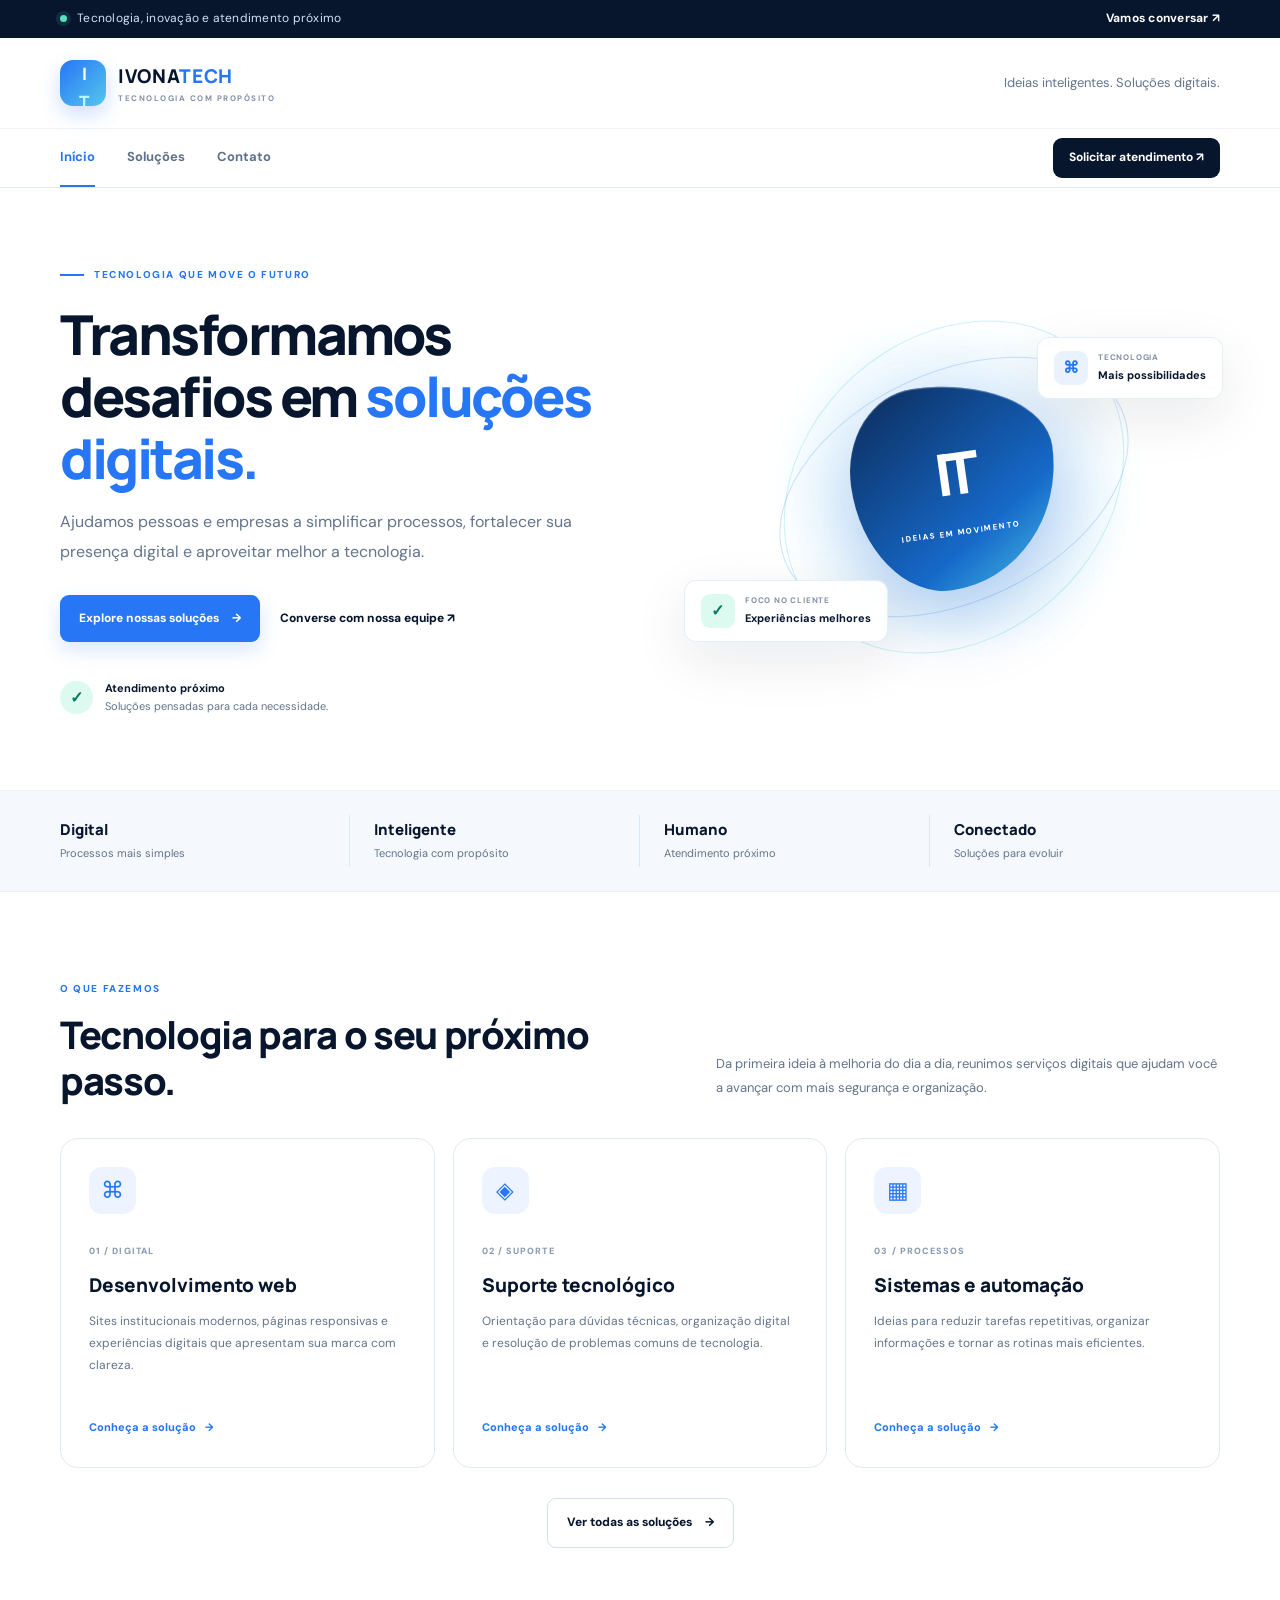
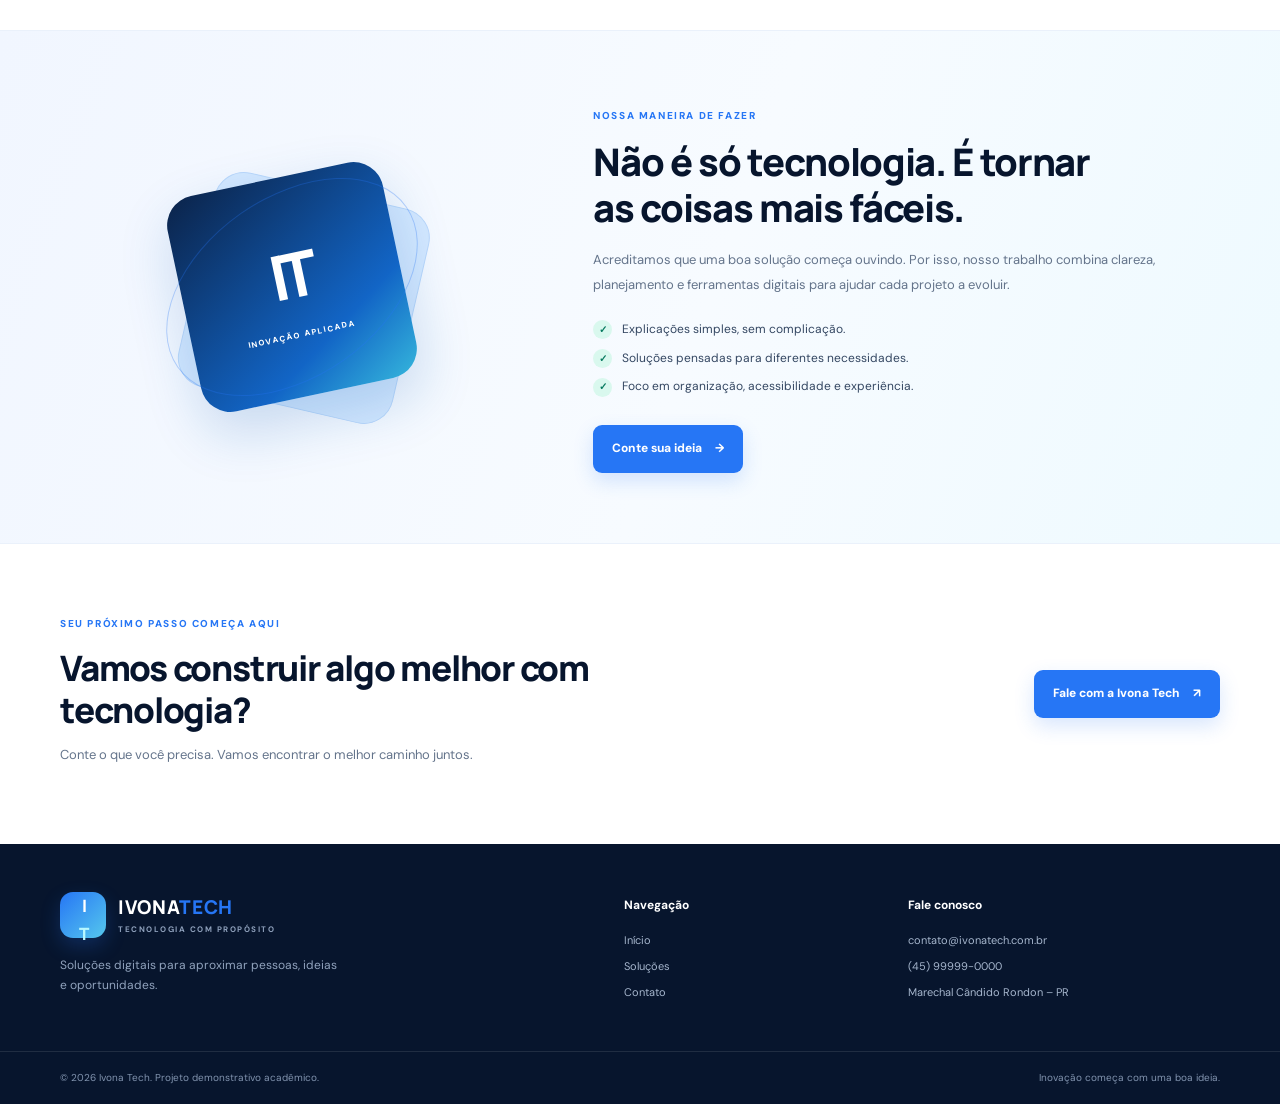
<file: index.html>
<!DOCTYPE html>
<html lang="pt-BR">
<head>
    <meta charset="UTF-8">
    <meta name="viewport" content="width=device-width, initial-scale=1.0">
    <meta name="description" content="Ivona Tech: soluções digitais, desenvolvimento web, suporte tecnológico e consultoria para transformar negócios.">
    <title>Ivona Tech | Tecnologia que impulsiona negócios</title>
    <link rel="stylesheet" href="css/style.css">
    <script src="js/script.js" defer></script>
</head>
<body class="home-page">
    <div class="topbar">
        <div class="container topbar-inner">
            <span><span class="status-dot"></span> Tecnologia, inovação e atendimento próximo</span>
            <a href="contato.html">Vamos conversar <span aria-hidden="true">↗</span></a>
        </div>
    </div>

    <header class="ivona-header">
        <div class="container header-inner">
            <a href="index.html" class="ivona-logo" aria-label="Ivona Tech - página inicial">
                <span class="logo-icon">I<span>T</span></span>
                <span class="logo-wordmark"><strong>IVONA<span>TECH</span></strong><small>TECNOLOGIA COM PROPÓSITO</small></span>
            </a>
            <p class="header-slogan">Ideias inteligentes. Soluções digitais.</p>
        </div>
    </header>

    <nav class="ivona-nav" aria-label="Navegação principal">
        <div class="container nav-inner">
            <a class="active" href="index.html">Início</a>
            <a href="servicos.html">Soluções</a>
            <a href="contato.html">Contato</a>
            <a class="nav-cta" href="contato.html">Solicitar atendimento <span aria-hidden="true">↗</span></a>
        </div>
    </nav>

    <main class="ivona-main">
        <section class="ivona-hero container">
            <div class="hero-content">
                <span class="eyebrow"><span class="eyebrow-line"></span> TECNOLOGIA QUE MOVE O FUTURO</span>
                <h1>Transformamos desafios em <span>soluções digitais.</span></h1>
                <p>Ajudamos pessoas e empresas a simplificar processos, fortalecer sua presença digital e aproveitar melhor a tecnologia.</p>
                <div class="hero-buttons">
                    <a href="servicos.html" class="btn-primary">Explore nossas soluções <span aria-hidden="true">→</span></a>
                    <a href="contato.html" class="btn-text">Converse com nossa equipe <span aria-hidden="true">↗</span></a>
                </div>
                <div class="hero-proof">
                    <div class="proof-icon">✓</div>
                    <p><strong>Atendimento próximo</strong><br><span>Soluções pensadas para cada necessidade.</span></p>
                </div>
            </div>
            <div class="hero-visual" aria-label="Ilustração abstrata de tecnologia">
                <div class="orbit orbit-one"></div><div class="orbit orbit-two"></div>
                <div class="visual-core"><span class="core-mark">IT</span><span class="core-caption">IDEIAS EM MOVIMENTO</span></div>
                <div class="float-card float-card-top"><span class="float-icon">⌘</span><span><small>TECNOLOGIA</small><strong>Mais possibilidades</strong></span></div>
                <div class="float-card float-card-bottom"><span class="float-check">✓</span><span><small>FOCO NO CLIENTE</small><strong>Experiências melhores</strong></span></div>
                <div class="visual-glow"></div>
            </div>
        </section>

        <section class="stats-strip">
            <div class="container stats-grid">
                <div><strong>Digital</strong><span>Processos mais simples</span></div>
                <div><strong>Inteligente</strong><span>Tecnologia com propósito</span></div>
                <div><strong>Humano</strong><span>Atendimento próximo</span></div>
                <div><strong>Conectado</strong><span>Soluções para evoluir</span></div>
            </div>
        </section>

        <section class="ivona-services container section-space">
            <div class="section-heading">
                <div><span class="eyebrow">O QUE FAZEMOS</span><h2>Tecnologia para o seu próximo passo.</h2></div>
                <p>Da primeira ideia à melhoria do dia a dia, reunimos serviços digitais que ajudam você a avançar com mais segurança e organização.</p>
            </div>
            <div class="service-cards">
                <article class="service-card">
                    <div class="service-icon">⌘</div><span class="card-number">01 / DIGITAL</span>
                    <h3>Desenvolvimento web</h3>
                    <p>Sites institucionais modernos, páginas responsivas e experiências digitais que apresentam sua marca com clareza.</p>
                    <a href="servicos.html#desenvolvimento">Conheça a solução <span>→</span></a>
                </article>
                <article class="service-card">
                    <div class="service-icon">◈</div><span class="card-number">02 / SUPORTE</span>
                    <h3>Suporte tecnológico</h3>
                    <p>Orientação para dúvidas técnicas, organização digital e resolução de problemas comuns de tecnologia.</p>
                    <a href="servicos.html#suporte">Conheça a solução <span>→</span></a>
                </article>
                <article class="service-card">
                    <div class="service-icon">▦</div><span class="card-number">03 / PROCESSOS</span>
                    <h3>Sistemas e automação</h3>
                    <p>Ideias para reduzir tarefas repetitivas, organizar informações e tornar as rotinas mais eficientes.</p>
                    <a href="servicos.html#automacao">Conheça a solução <span>→</span></a>
                </article>
            </div>
            <div class="center-link"><a href="servicos.html" class="btn-outline">Ver todas as soluções <span>→</span></a></div>
        </section>

        <section class="feature-band">
            <div class="container feature-grid">
                <div class="feature-art"><div class="feature-square square-back"></div><div class="feature-square square-front"><span>IT</span><small>INOVAÇÃO APLICADA</small></div><span class="feature-orbit"></span></div>
                <div class="feature-copy"><span class="eyebrow">NOSSA MANEIRA DE FAZER</span><h2>Não é só tecnologia. É tornar as coisas mais fáceis.</h2><p>Acreditamos que uma boa solução começa ouvindo. Por isso, nosso trabalho combina clareza, planejamento e ferramentas digitais para ajudar cada projeto a evoluir.</p><ul class="check-list"><li>Explicações simples, sem complicação.</li><li>Soluções pensadas para diferentes necessidades.</li><li>Foco em organização, acessibilidade e experiência.</li></ul><a href="contato.html" class="btn-primary">Conte sua ideia <span>→</span></a></div>
            </div>
        </section>

        <section class="ivona-contact container">
            <div><span class="eyebrow">SEU PRÓXIMO PASSO COMEÇA AQUI</span><h2>Vamos construir algo melhor com tecnologia?</h2><p>Conte o que você precisa. Vamos encontrar o melhor caminho juntos.</p></div>
            <a href="contato.html" class="btn-primary">Fale com a Ivona Tech <span>↗</span></a>
        </section>
    </main>

    <footer class="ivona-footer">
        <div class="container footer-main">
            <div class="footer-about"><a href="index.html" class="ivona-logo footer-logo"><span class="logo-icon">I<span>T</span></span><span class="logo-wordmark"><strong>IVONA<span>TECH</span></strong><small>TECNOLOGIA COM PROPÓSITO</small></span></a><p>Soluções digitais para aproximar pessoas, ideias e oportunidades.</p></div>
            <div><h3>Navegação</h3><a href="index.html">Início</a><a href="servicos.html">Soluções</a><a href="contato.html">Contato</a></div>
            <div><h3>Fale conosco</h3><a href="mailto:contato@ivonatech.com.br">contato@ivonatech.com.br</a><a href="tel:+5545999990000">(45) 99999-0000</a><p>Marechal Cândido Rondon – PR</p></div>
        </div>
        <div class="footer-bottom"><div class="container footer-bottom-inner"><span>© 2026 Ivona Tech. Projeto demonstrativo acadêmico.</span><span>Inovação começa com uma boa ideia.</span></div></div>
    </footer>
</body>
</html>
</file>
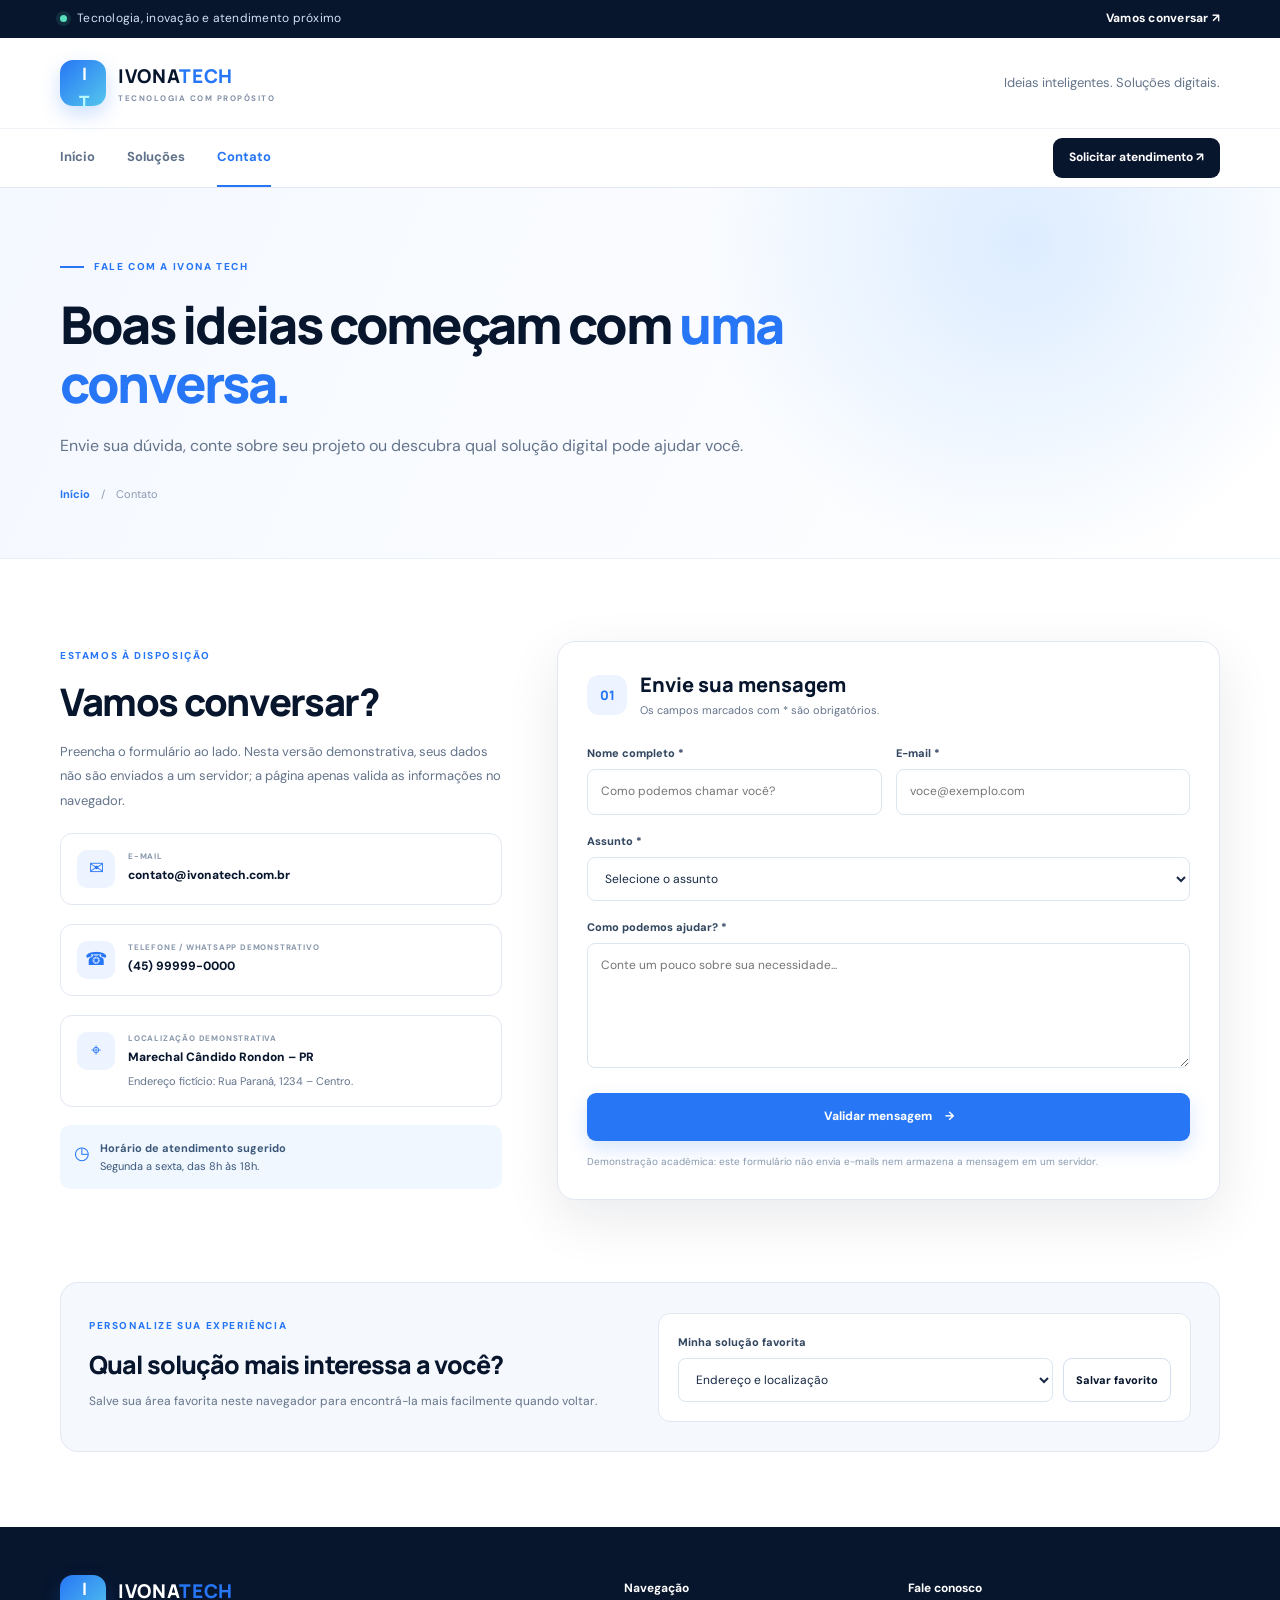
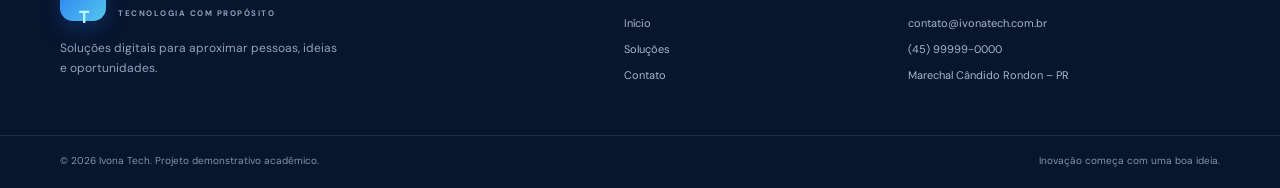
<file: contato.html>
<!DOCTYPE html>
<html lang="pt-BR">
<head>
    <meta charset="UTF-8">
    <meta name="viewport" content="width=device-width, initial-scale=1.0">
    <meta name="description" content="Entre em contato com a Ivona Tech para tirar dúvidas, compartilhar ideias e conhecer nossas soluções digitais.">
    <title>Contato | Ivona Tech</title>
    <link rel="stylesheet" href="css/style.css">
    <script src="js/script.js" defer></script>
</head>
<body>
    <div class="topbar"><div class="container topbar-inner"><span><span class="status-dot"></span> Tecnologia, inovação e atendimento próximo</span><a href="contato.html">Vamos conversar <span aria-hidden="true">↗</span></a></div></div>
    <header class="ivona-header"><div class="container header-inner"><a href="index.html" class="ivona-logo" aria-label="Ivona Tech - página inicial"><span class="logo-icon">I<span>T</span></span><span class="logo-wordmark"><strong>IVONA<span>TECH</span></strong><small>TECNOLOGIA COM PROPÓSITO</small></span></a><p class="header-slogan">Ideias inteligentes. Soluções digitais.</p></div></header>
    <nav class="ivona-nav" aria-label="Navegação principal"><div class="container nav-inner"><a href="index.html">Início</a><a href="servicos.html">Soluções</a><a class="active" href="contato.html">Contato</a><a class="nav-cta" href="#formContato">Solicitar atendimento <span aria-hidden="true">↗</span></a></div></nav>

    <main class="ivona-main">
        <section class="page-hero"><div class="container page-hero-content"><span class="eyebrow"><span class="eyebrow-line"></span> FALE COM A IVONA TECH</span><h1>Boas ideias começam com <span>uma conversa.</span></h1><p>Envie sua dúvida, conte sobre seu projeto ou descubra qual solução digital pode ajudar você.</p><div class="breadcrumbs"><a href="index.html">Início</a><span>/</span><span>Contato</span></div></div></section>

        <section class="container contact-layout section-space">
            <div class="contact-side">
                <span class="eyebrow">ESTAMOS À DISPOSIÇÃO</span><h2>Vamos conversar?</h2><p>Preencha o formulário ao lado. Nesta versão demonstrativa, seus dados não são enviados a um servidor; a página apenas valida as informações no navegador.</p>
                <div class="contact-info-card"><span class="info-icon">✉</span><div><small>E-MAIL</small><a href="mailto:contato@ivonatech.com.br">contato@ivonatech.com.br</a></div></div>
                <div class="contact-info-card"><span class="info-icon">☎</span><div><small>TELEFONE / WHATSAPP DEMONSTRATIVO</small><a href="tel:+5545999990000">(45) 99999-0000</a></div></div>
                <div class="contact-info-card"><span class="info-icon">⌖</span><div><small>LOCALIZAÇÃO DEMONSTRATIVA</small><strong>Marechal Cândido Rondon – PR</strong><p>Endereço fictício: Rua Paraná, 1234 – Centro.</p></div></div>
                <div class="hours-note"><span>◷</span><p><strong>Horário de atendimento sugerido</strong><br>Segunda a sexta, das 8h às 18h.</p></div>
            </div>

            <div class="contato-card form-card">
                <div class="form-heading"><span class="form-step">01</span><div><h2>Envie sua mensagem</h2><p>Os campos marcados com * são obrigatórios.</p></div></div>
                <form id="formContato" novalidate>
                    <div class="form-row"><div class="form-field"><label for="nome">Nome completo *</label><input type="text" id="nome" name="nome" placeholder="Como podemos chamar você?" autocomplete="name" required></div><div class="form-field"><label for="email">E-mail *</label><input type="email" id="email" name="email" placeholder="voce@exemplo.com" autocomplete="email" required></div></div>
                    <div class="form-field"><label for="assunto">Assunto *</label><select id="assunto" name="assunto" required><option value="">Selecione o assunto</option><option value="duvida">Dúvida sobre serviços</option><option value="solicitacao">Solicitar uma solução</option><option value="orcamento">Orçamento ou projeto</option><option value="suporte">Suporte tecnológico</option><option value="sugestao">Sugestão ou outro assunto</option></select></div>
                    <div class="form-field"><label for="mensagem">Como podemos ajudar? *</label><textarea id="mensagem" name="mensagem" rows="5" placeholder="Conte um pouco sobre sua necessidade..." required></textarea></div>
                    <button type="submit" class="btn-primary form-submit">Validar mensagem <span>→</span></button>
                    <p id="mensagemForm" class="mensagem-status" aria-live="polite"></p>
                    <p class="form-disclaimer">Demonstração acadêmica: este formulário não envia e-mails nem armazena a mensagem em um servidor.</p>
                </form>
            </div>
        </section>

        <section class="container favorite-section">
            <div class="favorite-copy"><span class="eyebrow">PERSONALIZE SUA EXPERIÊNCIA</span><h2>Qual solução mais interessa a você?</h2><p>Salve sua área favorita neste navegador para encontrá-la mais facilmente quando voltar.</p></div>
            <div class="favorite-box"><label for="servicoFavorito">Minha solução favorita</label><div class="favorite-row"><select id="servicoFavorito"><option value="endereco">Endereço e localização</option><option value="atendimento">Atendimento e suporte</option><option value="documentos">Organização de documentos</option><option value="desenvolvimento">Desenvolvimento web</option><option value="automacao">Sistemas e automação</option></select><button id="btnSalvarFavorito" class="btn-outline" type="button">Salvar favorito</button></div><p id="favoritoSalvo" class="favorite-status" aria-live="polite"></p></div>
        </section>
    </main>

    <footer class="ivona-footer"><div class="container footer-main"><div class="footer-about"><a href="index.html" class="ivona-logo footer-logo"><span class="logo-icon">I<span>T</span></span><span class="logo-wordmark"><strong>IVONA<span>TECH</span></strong><small>TECNOLOGIA COM PROPÓSITO</small></span></a><p>Soluções digitais para aproximar pessoas, ideias e oportunidades.</p></div><div><h3>Navegação</h3><a href="index.html">Início</a><a href="servicos.html">Soluções</a><a href="contato.html">Contato</a></div><div><h3>Fale conosco</h3><a href="mailto:contato@ivonatech.com.br">contato@ivonatech.com.br</a><a href="tel:+5545999990000">(45) 99999-0000</a><p>Marechal Cândido Rondon – PR</p></div></div><div class="footer-bottom"><div class="container footer-bottom-inner"><span>© 2026 Ivona Tech. Projeto demonstrativo acadêmico.</span><span>Inovação começa com uma boa ideia.</span></div></div></footer>
</body>
</html>
</file>
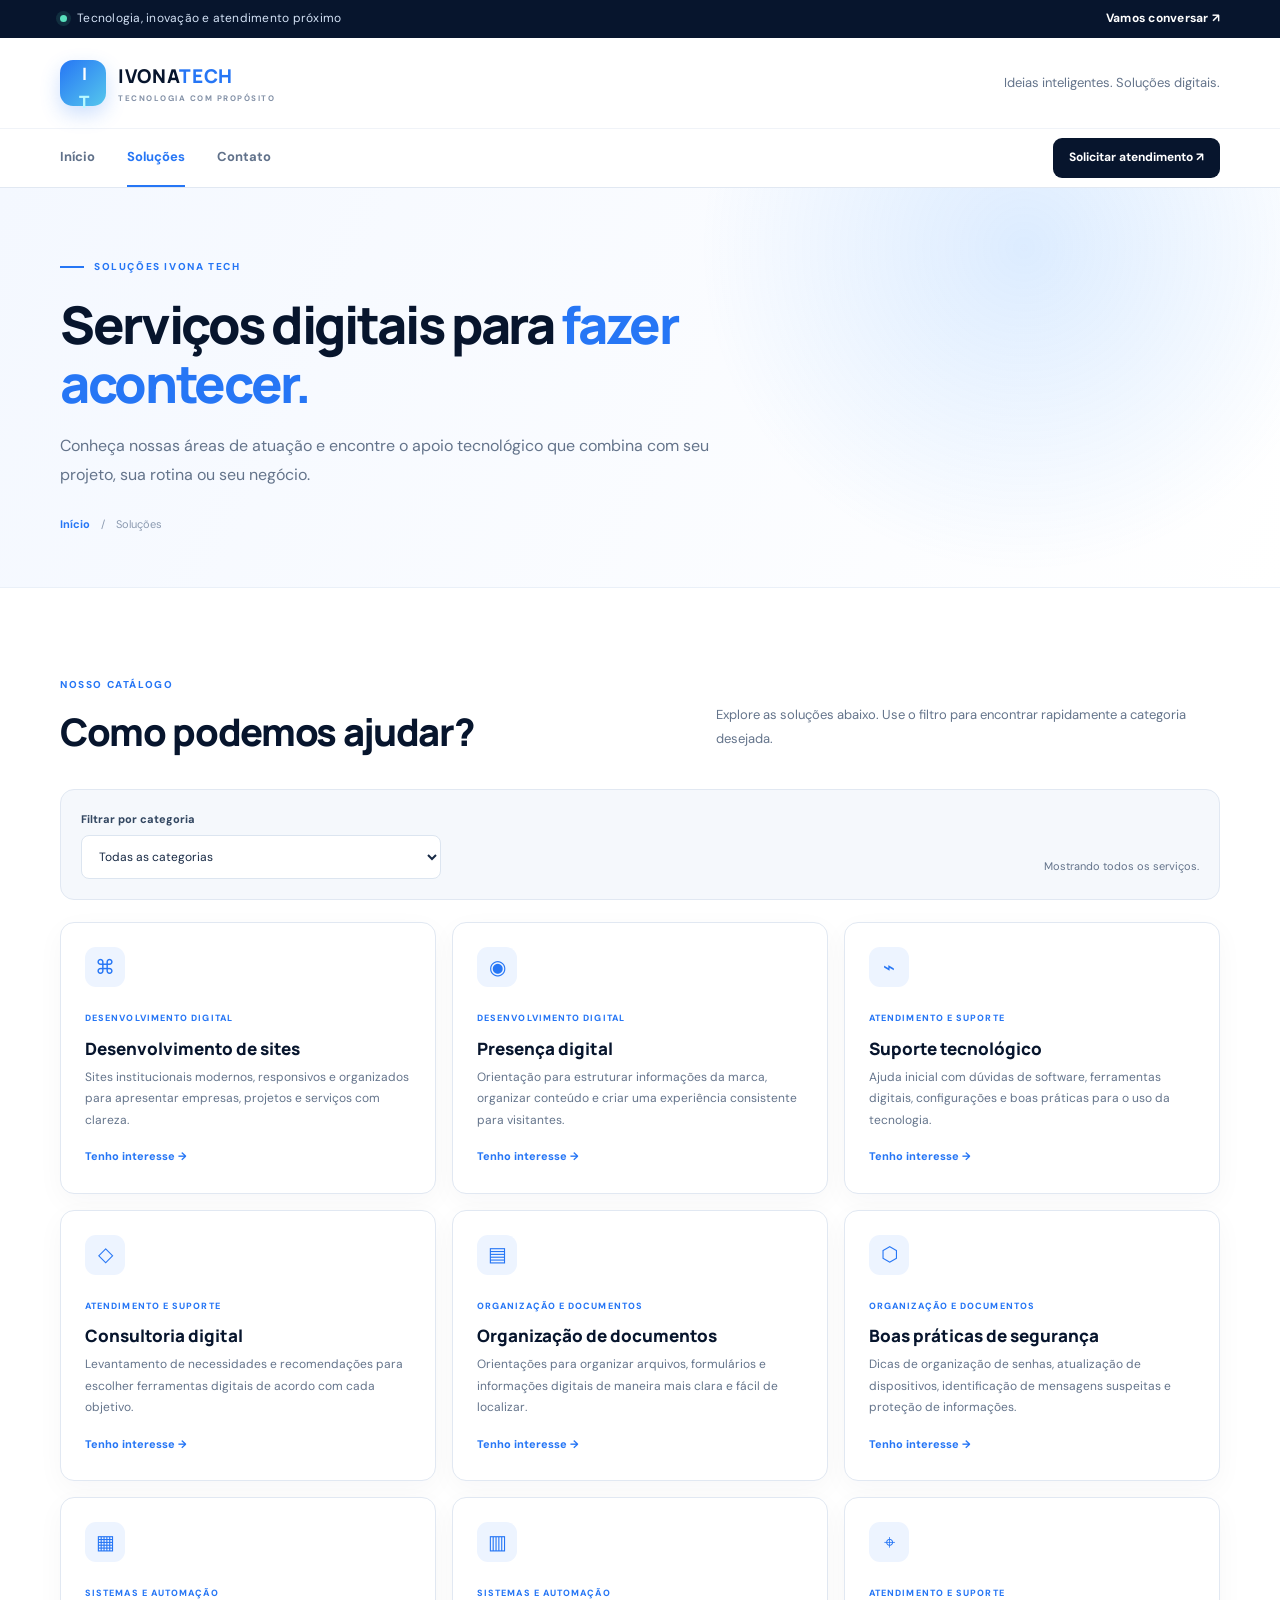
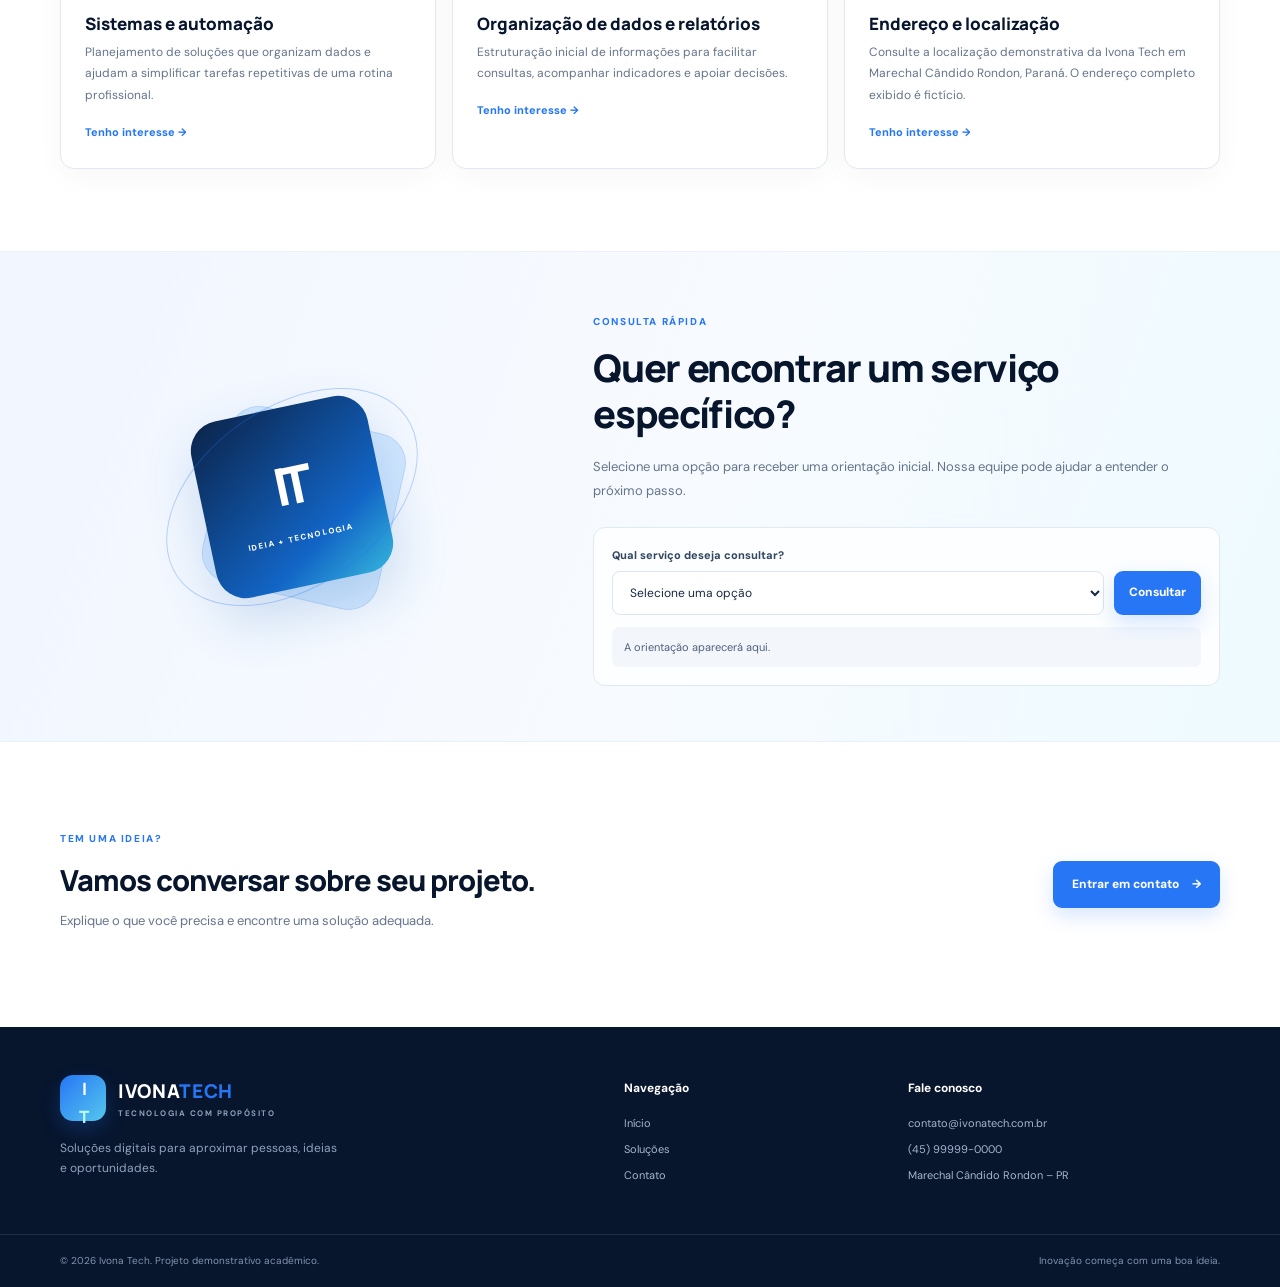
<file: servicos.html>
<!DOCTYPE html>
<html lang="pt-BR">
<head>
    <meta charset="UTF-8">
    <meta name="viewport" content="width=device-width, initial-scale=1.0">
    <meta name="description" content="Conheça as soluções digitais da Ivona Tech: desenvolvimento web, suporte, automação, consultoria e presença digital.">
    <title>Soluções | Ivona Tech</title>
    <link rel="stylesheet" href="css/style.css">
    <script src="js/script.js" defer></script>
</head>
<body>
    <div class="topbar"><div class="container topbar-inner"><span><span class="status-dot"></span> Tecnologia, inovação e atendimento próximo</span><a href="contato.html">Vamos conversar <span aria-hidden="true">↗</span></a></div></div>
    <header class="ivona-header"><div class="container header-inner"><a href="index.html" class="ivona-logo" aria-label="Ivona Tech - página inicial"><span class="logo-icon">I<span>T</span></span><span class="logo-wordmark"><strong>IVONA<span>TECH</span></strong><small>TECNOLOGIA COM PROPÓSITO</small></span></a><p class="header-slogan">Ideias inteligentes. Soluções digitais.</p></div></header>
    <nav class="ivona-nav" aria-label="Navegação principal"><div class="container nav-inner"><a href="index.html">Início</a><a class="active" href="servicos.html">Soluções</a><a href="contato.html">Contato</a><a class="nav-cta" href="contato.html">Solicitar atendimento <span aria-hidden="true">↗</span></a></div></nav>

    <main class="ivona-main">
        <section class="page-hero"><div class="container page-hero-content"><span class="eyebrow"><span class="eyebrow-line"></span> SOLUÇÕES IVONA TECH</span><h1>Serviços digitais para <span>fazer acontecer.</span></h1><p>Conheça nossas áreas de atuação e encontre o apoio tecnológico que combina com seu projeto, sua rotina ou seu negócio.</p><div class="breadcrumbs"><a href="index.html">Início</a><span>/</span><span>Soluções</span></div></div></section>

        <section class="container section-space">
            <div class="section-heading"><div><span class="eyebrow">NOSSO CATÁLOGO</span><h2>Como podemos ajudar?</h2></div><p>Explore as soluções abaixo. Use o filtro para encontrar rapidamente a categoria desejada.</p></div>

            <div class="catalog-toolbar">
                <div><label for="filtroCategoria">Filtrar por categoria</label><select id="filtroCategoria"><option value="todos">Todas as categorias</option><option value="digital">Desenvolvimento digital</option><option value="atendimento">Atendimento e suporte</option><option value="documentos">Organização e documentos</option><option value="automacao">Sistemas e automação</option></select></div>
                <p id="mensagemFiltro" class="filter-message" aria-live="polite">Mostrando todos os serviços.</p>
            </div>
            <div id="listaServicos" class="catalogo-servicos" aria-live="polite"></div>
        </section>

        <section class="feature-band compact-band">
            <div class="container feature-grid">
                <div class="feature-art"><div class="feature-square square-back"></div><div class="feature-square square-front"><span>IT</span><small>IDEIA + TECNOLOGIA</small></div><span class="feature-orbit"></span></div>
                <div class="feature-copy"><span class="eyebrow">CONSULTA RÁPIDA</span><h2>Quer encontrar um serviço específico?</h2><p>Selecione uma opção para receber uma orientação inicial. Nossa equipe pode ajudar a entender o próximo passo.</p>
                    <div class="quick-consult"><label for="servico">Qual serviço deseja consultar?</label><div class="quick-consult-row"><select id="servico"><option value="">Selecione uma opção</option><option value="endereco">Endereço e localização</option><option value="atendimento">Atendimento e suporte</option><option value="documentos">Organização de documentos</option><option value="desenvolvimento">Desenvolvimento web</option><option value="automacao">Sistemas e automação</option></select><button id="btnConsultar" class="btn-primary" type="button">Consultar</button></div><p id="resultado" class="result-box" aria-live="polite">A orientação aparecerá aqui.</p></div>
                </div>
            </div>
        </section>

        <section class="container section-space mini-cta"><div><span class="eyebrow">TEM UMA IDEIA?</span><h2>Vamos conversar sobre seu projeto.</h2><p>Explique o que você precisa e encontre uma solução adequada.</p></div><a href="contato.html" class="btn-primary">Entrar em contato <span>→</span></a></section>
    </main>

    <footer class="ivona-footer"><div class="container footer-main"><div class="footer-about"><a href="index.html" class="ivona-logo footer-logo"><span class="logo-icon">I<span>T</span></span><span class="logo-wordmark"><strong>IVONA<span>TECH</span></strong><small>TECNOLOGIA COM PROPÓSITO</small></span></a><p>Soluções digitais para aproximar pessoas, ideias e oportunidades.</p></div><div><h3>Navegação</h3><a href="index.html">Início</a><a href="servicos.html">Soluções</a><a href="contato.html">Contato</a></div><div><h3>Fale conosco</h3><a href="mailto:contato@ivonatech.com.br">contato@ivonatech.com.br</a><a href="tel:+5545999990000">(45) 99999-0000</a><p>Marechal Cândido Rondon – PR</p></div></div><div class="footer-bottom"><div class="container footer-bottom-inner"><span>© 2026 Ivona Tech. Projeto demonstrativo acadêmico.</span><span>Inovação começa com uma boa ideia.</span></div></div></footer>
</body>
</html>
</file>
<file: css/style.css>
@import url('https://fonts.googleapis.com/css2?family=DM+Sans:wght@400;500;600;700&family=Manrope:wght@400;500;600;700;800&display=swap');

:root {
    --navy: #07152d;
    --navy-soft: #0d2344;
    --blue: #2676f5;
    --blue-bright: #4da1ff;
    --cyan: #67e4ef;
    --ink: #172944;
    --muted: #64748b;
    --paper: #f5f8fc;
    --white: #ffffff;
    --line: #e1e8f2;
    --shadow: 0 18px 55px rgba(7, 21, 45, .09);
    --radius: 18px;
}

* { box-sizing: border-box; }
html { scroll-behavior: smooth; }
body { margin: 0; font-family: 'DM Sans', Arial, sans-serif; color: var(--ink); background: var(--white); line-height: 1.65; }
a { color: inherit; text-decoration: none; }
button, input, select, textarea { font: inherit; }
button, a, select { -webkit-tap-highlight-color: transparent; }
.container { width: min(1160px, calc(100% - 44px)); margin: 0 auto; }
.topbar { background: var(--navy); color: #d4e2f6; font-size: 12px; letter-spacing: .02em; }
.topbar-inner { min-height: 38px; display: flex; justify-content: space-between; align-items: center; gap: 18px; }
.topbar-inner a { color: #fff; font-weight: 700; }
.status-dot { display: inline-block; width: 7px; height: 7px; margin-right: 7px; background: #59e0bd; border-radius: 50%; box-shadow: 0 0 0 4px rgba(89,224,189,.12); }
.ivona-header { background: #fff; }
.header-inner { min-height: 90px; display: flex; align-items: center; justify-content: space-between; gap: 24px; }
.ivona-logo { display: inline-flex; align-items: center; gap: 12px; }
.logo-icon { width: 46px; height: 46px; display: grid; place-items: center; border-radius: 13px; color: white; font-family: Manrope, sans-serif; font-weight: 800; font-size: 17px; letter-spacing: -2px; background: linear-gradient(135deg, var(--blue), #55c7ed); box-shadow: 0 8px 20px rgba(38,118,245,.23); }
.logo-icon span { color: #b8f8ff; }
.logo-wordmark { display: flex; flex-direction: column; line-height: 1.2; }
.logo-wordmark strong { font: 800 19px Manrope, sans-serif; letter-spacing: .035em; color: var(--navy); }
.logo-wordmark strong span { color: var(--blue); }
.logo-wordmark small { margin-top: 5px; color: #8290a6; font-size: 8px; font-weight: 700; letter-spacing: .19em; }
.header-slogan { color: var(--muted); font-size: 13px; }
.ivona-nav { background: white; border-top: 1px solid #f0f3f8; border-bottom: 1px solid var(--line); }
.nav-inner { min-height: 58px; display: flex; align-items: center; gap: 32px; }
.nav-inner > a:not(.nav-cta) { height: 58px; display: inline-flex; align-items: center; color: #60718a; font-size: 13px; font-weight: 700; border-bottom: 2px solid transparent; }
.nav-inner > a.active, .nav-inner > a:not(.nav-cta):hover { color: var(--blue); border-bottom-color: var(--blue); }
.nav-inner .nav-cta { margin-left: auto; padding: 10px 16px; color: #fff; background: var(--navy); border-radius: 9px; font-size: 12px; font-weight: 700; transition: transform .2s, background .2s; }
.nav-inner .nav-cta:hover { transform: translateY(-2px); background: var(--blue); }
.ivona-main { overflow: hidden; }
.ivona-hero { display: grid; grid-template-columns: 1.05fr .95fr; align-items: center; gap: 42px; padding-top: 70px; padding-bottom: 75px; }
.eyebrow { display: inline-flex; align-items: center; gap: 10px; color: var(--blue); font-size: 10px; font-weight: 800; letter-spacing: .16em; }
.eyebrow-line { width: 24px; height: 2px; background: var(--blue); }
.hero-content h1, .page-hero h1 { margin: 20px 0 18px; color: var(--navy); font: 800 clamp(36px, 4.3vw, 58px)/1.12 Manrope, sans-serif; letter-spacing: -.045em; }
.hero-content h1 span, .page-hero h1 span { color: var(--blue); }
.hero-content > p, .page-hero-content > p { max-width: 540px; color: var(--muted); font-size: 16px; line-height: 1.85; }
.hero-buttons { display: flex; flex-wrap: wrap; align-items: center; gap: 20px; margin-top: 28px; }
.btn-primary, .btn-outline { display: inline-flex; justify-content: center; align-items: center; gap: 13px; padding: 14px 19px; border: 0; border-radius: 9px; background: var(--blue); color: #fff; font-size: 12px; font-weight: 800; cursor: pointer; box-shadow: 0 8px 20px rgba(38,118,245,.18); transition: transform .2s, box-shadow .2s, background .2s; }
.btn-primary:hover { background: #155bd0; transform: translateY(-2px); box-shadow: 0 12px 25px rgba(38,118,245,.25); }
.btn-text { color: var(--navy); font-size: 12px; font-weight: 800; }
.btn-text:hover { color: var(--blue); }
.hero-proof { display: flex; align-items: center; gap: 12px; margin-top: 38px; }
.proof-icon { display: grid; place-items: center; width: 33px; height: 33px; color: #087a60; background: #ddfaf0; border-radius: 50%; font-weight: 800; }
.hero-proof p { margin: 0; color: var(--navy); font-size: 11px; line-height: 1.6; }
.hero-proof p span { color: var(--muted); }
.hero-visual { position: relative; min-height: 400px; display: grid; place-items: center; isolation: isolate; }
.visual-glow { position: absolute; z-index: -2; width: 75%; height: 75%; background: radial-gradient(circle, rgba(54,140,255,.22), rgba(90,225,239,.05) 65%, transparent 70%); filter: blur(12px); }
.orbit { position: absolute; border: 1px solid rgba(38,118,245,.22); border-radius: 50%; transform: rotate(-25deg); }
.orbit-one { width: 370px; height: 230px; }
.orbit-two { width: 300px; height: 370px; transform: rotate(48deg); border-color: rgba(61,200,224,.25); }
.visual-core { width: 205px; height: 205px; display: flex; flex-direction: column; align-items: center; justify-content: center; gap: 14px; color: white; border-radius: 36% 64% 58% 42% / 43% 37% 63% 57%; background: linear-gradient(145deg, #0c2b59, #1669c9 68%, #46bfe7); box-shadow: 0 30px 70px rgba(23,101,201,.28), inset 0 1px 1px rgba(255,255,255,.35); transform: rotate(-8deg); }
.core-mark { font: 800 58px Manrope, sans-serif; letter-spacing: -8px; }
.core-caption { font-size: 8px; font-weight: 800; letter-spacing: .18em; }
.float-card { position: absolute; z-index: 2; display: flex; align-items: center; gap: 10px; padding: 13px 16px; border: 1px solid rgba(226,235,248,.9); border-radius: 12px; background: rgba(255,255,255,.94); box-shadow: var(--shadow); }
.float-card-top { top: 50px; right: -3px; }
.float-card-bottom { bottom: 45px; left: -5px; }
.float-icon, .float-check { display: grid; place-items: center; width: 34px; height: 34px; border-radius: 9px; color: var(--blue); background: #eaf2ff; font-weight: 800; }
.float-check { color: #087a60; background: #ddfaf0; }
.float-card small, .float-card strong { display: block; }
.float-card small { color: #8492a8; font-size: 8px; font-weight: 800; letter-spacing: .1em; }
.float-card strong { margin-top: 2px; color: var(--navy); font-size: 11px; }
.stats-strip { background: var(--paper); border-top: 1px solid #edf1f7; border-bottom: 1px solid #edf1f7; }
.stats-grid { display: grid; grid-template-columns: repeat(4, 1fr); padding: 24px 0; }
.stats-grid > div { padding: 4px 24px; border-right: 1px solid #dfe7f2; }
.stats-grid > div:first-child { padding-left: 0; }
.stats-grid > div:last-child { border: 0; }
.stats-grid strong, .stats-grid span { display: block; }
.stats-grid strong { color: var(--navy); font: 800 15px Manrope, sans-serif; }
.stats-grid span { margin-top: 4px; color: var(--muted); font-size: 11px; }
.section-space { padding-top: 82px; padding-bottom: 82px; }
.section-heading { display: grid; grid-template-columns: 1.1fr .9fr; align-items: end; gap: 40px; margin-bottom: 35px; }
.section-heading h2, .feature-copy h2, .ivona-contact h2, .mini-cta h2, .contact-side h2, .favorite-copy h2 { margin: 12px 0 0; color: var(--navy); font: 800 clamp(27px, 3vw, 38px)/1.2 Manrope, sans-serif; letter-spacing: -.035em; }
.section-heading > p { margin: 0 0 4px; color: var(--muted); font-size: 13px; line-height: 1.8; }
.service-cards { display: grid; grid-template-columns: repeat(3, 1fr); gap: 18px; }
.service-card { position: relative; padding: 28px; border: 1px solid var(--line); border-radius: var(--radius); background: white; transition: transform .22s, box-shadow .22s, border-color .22s; }
.service-card:hover { transform: translateY(-5px); border-color: #c7dbfa; box-shadow: var(--shadow); }
.service-icon { display: grid; place-items: center; width: 47px; height: 47px; margin-bottom: 22px; color: var(--blue); background: #edf4ff; border-radius: 13px; font-size: 23px; }
.card-number { color: #8a9ab0; font-size: 9px; font-weight: 800; letter-spacing: .12em; }
.service-card h3 { margin: 9px 0; color: var(--navy); font: 800 19px Manrope, sans-serif; }
.service-card p { min-height: 88px; color: var(--muted); font-size: 12px; line-height: 1.85; }
.service-card a { display: inline-flex; gap: 9px; align-items: center; margin-top: 8px; color: var(--blue); font-size: 11px; font-weight: 800; }
.center-link { margin-top: 30px; text-align: center; }
.btn-outline { color: var(--navy); background: white; border: 1px solid #d5e0ef; box-shadow: none; }
.btn-outline:hover { color: var(--blue); border-color: var(--blue); transform: translateY(-2px); }
.feature-band { background: linear-gradient(110deg, #f1f6ff, #f7fbff 55%, #eefaff); border-top: 1px solid #eaf1fb; border-bottom: 1px solid #eaf1fb; }
.feature-grid { display: grid; grid-template-columns: .85fr 1.15fr; align-items: center; gap: 70px; padding-top: 70px; padding-bottom: 70px; }
.feature-art { position: relative; min-height: 290px; display: grid; place-items: center; }
.feature-square { position: absolute; width: 220px; height: 220px; border-radius: 30px; transform: rotate(-12deg); }
.square-back { background: #d3e8ff; border: 1px solid #bad8fb; transform: rotate(13deg) translate(14px, 8px); }
.square-front { display: flex; flex-direction: column; align-items: center; justify-content: center; gap: 12px; color: white; background: linear-gradient(145deg, #0b2349, #1265c6 70%, #35b6dc); box-shadow: 0 22px 55px rgba(17,90,177,.2); }
.square-front span { font: 800 62px Manrope, sans-serif; letter-spacing: -8px; }
.square-front small { font-size: 8px; font-weight: 800; letter-spacing: .17em; }
.feature-orbit { position: absolute; width: 280px; height: 180px; border: 1px solid rgba(38,118,245,.3); border-radius: 50%; transform: rotate(-35deg); }
.feature-copy h2 { max-width: 540px; margin-bottom: 18px; }
.feature-copy > p { color: var(--muted); font-size: 13px; line-height: 1.9; }
.check-list { display: grid; gap: 9px; padding: 0; margin: 22px 0 28px; list-style: none; color: #344762; font-size: 12px; }
.check-list li::before { content: "✓"; display: inline-grid; place-items: center; width: 19px; height: 19px; margin-right: 10px; color: #087a60; background: #d9f8ee; border-radius: 50%; font-size: 10px; font-weight: 800; }
.ivona-contact { display: flex; justify-content: space-between; align-items: center; gap: 30px; padding-top: 65px; padding-bottom: 65px; }
.ivona-contact h2 { max-width: 610px; font-size: clamp(25px, 3vw, 35px); }
.ivona-contact p, .mini-cta p { color: var(--muted); font-size: 13px; }
.ivona-footer { color: #c0cce0; background: var(--navy); }
.footer-main { display: grid; grid-template-columns: 1.6fr .7fr 1fr; gap: 65px; padding-top: 48px; padding-bottom: 42px; }
.footer-logo .logo-wordmark strong { color: white; }
.footer-logo .logo-wordmark small { color: #8fa1bc; }
.footer-about > p { max-width: 280px; margin-top: 18px; color: #91a3bd; font-size: 12px; }
.footer-main h3 { margin: 4px 0 15px; color: white; font-size: 12px; }
.footer-main > div:not(.footer-about) > a, .footer-main > div:not(.footer-about) > p { display: block; margin: 8px 0; color: #a6b6cd; font-size: 11px; }
.footer-main a:hover { color: #fff; }
.footer-bottom { border-top: 1px solid rgba(255,255,255,.1); }
.footer-bottom-inner { min-height: 52px; display: flex; align-items: center; justify-content: space-between; gap: 20px; color: #8294af; font-size: 10px; }
.page-hero { position: relative; overflow: hidden; background: radial-gradient(circle at 80% 15%, rgba(65,153,255,.17), transparent 30%), linear-gradient(115deg, #f4f8ff, #fff); border-bottom: 1px solid #eaf0f8; }
.page-hero-content { padding-top: 62px; padding-bottom: 54px; }
.page-hero h1 { max-width: 770px; font-size: clamp(36px, 4.4vw, 52px); }
.page-hero-content > p { max-width: 690px; }
.breadcrumbs { display: flex; align-items: center; gap: 11px; margin-top: 25px; color: #8b9ab0; font-size: 11px; }
.breadcrumbs a { color: var(--blue); font-weight: 700; }
.catalog-toolbar { display: flex; justify-content: space-between; align-items: end; gap: 20px; margin-bottom: 22px; padding: 20px; background: var(--paper); border: 1px solid var(--line); border-radius: 14px; }
.catalog-toolbar > div { width: min(360px, 100%); }
.catalog-toolbar label, .quick-consult label, .form-field label, .favorite-box label { display: block; margin-bottom: 7px; color: #334761; font-size: 11px; font-weight: 800; }
select, input, textarea { width: 100%; min-width: 0; padding: 12px 13px; color: var(--ink); background: #fff; border: 1px solid #dce5f0; border-radius: 8px; outline: none; font-size: 12px; transition: border-color .2s, box-shadow .2s; }
select:focus, input:focus, textarea:focus { border-color: var(--blue); box-shadow: 0 0 0 3px rgba(38,118,245,.1); }
.filter-message { margin: 0 0 4px; color: var(--muted); font-size: 11px; }
.catalogo-servicos { display: grid; grid-template-columns: repeat(3, 1fr); gap: 16px; }
.catalogo-servicos .card-servico { padding: 24px; border: 1px solid var(--line); border-radius: 14px; background: white; box-shadow: 0 8px 28px rgba(7,21,45,.035); }
.card-servico .catalog-icon { display: grid; place-items: center; width: 40px; height: 40px; margin-bottom: 16px; color: var(--blue); background: #edf4ff; border-radius: 11px; font-size: 20px; }
.card-servico .catalog-category { color: var(--blue); font-size: 9px; font-weight: 800; letter-spacing: .12em; text-transform: uppercase; }
.card-servico h3 { margin: 7px 0; color: var(--navy); font: 800 17px Manrope, sans-serif; }
.card-servico p { margin: 0; color: var(--muted); font-size: 12px; line-height: 1.8; }
.card-servico a { display: inline-block; margin-top: 16px; color: var(--blue); font-size: 11px; font-weight: 800; }
.compact-band .feature-grid { padding-top: 55px; padding-bottom: 55px; }
.compact-band .feature-art { min-height: 250px; }
.compact-band .feature-square { width: 180px; height: 180px; }
.compact-band .square-front span { font-size: 52px; }
.quick-consult { margin-top: 23px; padding: 18px; border: 1px solid #e0e9f6; border-radius: 12px; background: rgba(255,255,255,.8); }
.quick-consult-row { display: flex; align-items: center; gap: 10px; }
.quick-consult-row .btn-primary { flex-shrink: 0; padding: 12px 15px; }
.result-box { min-height: 40px; margin: 12px 0 0; padding: 11px 12px; color: #4e617b; background: #f3f7fc; border-radius: 7px; font-size: 11px; }
.mini-cta { display: flex; align-items: center; justify-content: space-between; gap: 25px; }
.mini-cta h2 { font-size: 29px; }
.contact-layout { display: grid; grid-template-columns: .8fr 1.2fr; gap: 55px; align-items: start; }
.contact-side h2 { margin-bottom: 15px; }
.contact-side > p { color: var(--muted); font-size: 13px; line-height: 1.9; }
.contact-info-card { display: flex; align-items: flex-start; gap: 13px; margin-top: 19px; padding: 16px; border: 1px solid var(--line); border-radius: 12px; background: white; }
.info-icon { flex-shrink: 0; display: grid; place-items: center; width: 38px; height: 38px; color: var(--blue); background: #edf4ff; border-radius: 10px; font-size: 18px; }
.contact-info-card small { display: block; color: #8a99ad; font-size: 8px; font-weight: 800; letter-spacing: .1em; }
.contact-info-card a, .contact-info-card strong { display: block; margin-top: 3px; color: var(--navy); font-size: 12px; font-weight: 800; overflow-wrap: anywhere; }
.contact-info-card p { margin: 4px 0 0; color: var(--muted); font-size: 11px; }
.hours-note { display: flex; gap: 10px; margin-top: 18px; padding: 14px; color: #3b587a; background: #f1f7ff; border-radius: 10px; }
.hours-note > span { color: var(--blue); font-size: 18px; }
.hours-note p { margin: 0; font-size: 11px; }
.contato-card { padding: 29px; border: 1px solid var(--line); border-radius: var(--radius); background: white; box-shadow: var(--shadow); }
.form-heading { display: flex; gap: 13px; align-items: center; margin-bottom: 25px; }
.form-step { display: grid; place-items: center; width: 40px; height: 40px; color: var(--blue); background: #edf4ff; border-radius: 12px; font: 800 13px Manrope, sans-serif; }
.form-heading h2 { margin: 0; color: var(--navy); font: 800 20px Manrope, sans-serif; }
.form-heading p { margin: 3px 0 0; color: var(--muted); font-size: 11px; }
.form-row { display: grid; grid-template-columns: 1fr 1fr; gap: 14px; }
.form-field { margin-bottom: 17px; }
textarea { resize: vertical; min-height: 125px; }
.form-submit { width: 100%; }
.mensagem-status, .favorite-status { min-height: 0; margin: 12px 0 0; color: #087a60; font-size: 12px; font-weight: 700; }
.mensagem-status:empty, .favorite-status:empty { display: none; }
.form-disclaimer { margin: 12px 0 0; color: #8a99ad; font-size: 10px; line-height: 1.7; }
.favorite-section { display: grid; grid-template-columns: 1fr 1fr; align-items: center; gap: 35px; margin-bottom: 75px; padding: 28px; background: var(--paper); border: 1px solid var(--line); border-radius: var(--radius); }
.favorite-copy h2 { font-size: 25px; }
.favorite-copy p { color: var(--muted); font-size: 12px; }
.favorite-box { padding: 19px; background: white; border: 1px solid var(--line); border-radius: 12px; }
.favorite-row { display: flex; gap: 10px; align-items: center; }
.favorite-row .btn-outline { flex-shrink: 0; padding: 12px; font-size: 11px; }
.favorite-status { color: #087a60; }
@media (max-width: 850px) {
    .ivona-hero { grid-template-columns: 1fr; gap: 10px; padding-top: 55px; }
    .hero-content { max-width: 680px; }
    .hero-visual { min-height: 350px; }
    .section-heading { grid-template-columns: 1fr; gap: 12px; }
    .feature-grid { grid-template-columns: 1fr; gap: 28px; }
    .feature-art { min-height: 260px; }
    .contact-layout { grid-template-columns: 1fr; gap: 30px; }
    .catalogo-servicos { grid-template-columns: repeat(2, 1fr); }
    .footer-main { gap: 28px; }
}
@media (max-width: 600px) {
    .container { width: min(100% - 30px, 1160px); }
    .topbar-inner { min-height: 35px; font-size: 10px; }
    .topbar-inner > span { max-width: 72%; }
    .header-inner { min-height: 78px; }
    .header-slogan { display: none; }
    .nav-inner { min-height: 54px; gap: 18px; overflow-x: auto; }
    .nav-inner > a:not(.nav-cta) { height: 54px; font-size: 12px; }
    .nav-inner .nav-cta { padding: 9px 11px; white-space: nowrap; font-size: 10px; }
    .hero-content h1, .page-hero h1 { font-size: 38px; }
    .hero-content > p, .page-hero-content > p { font-size: 14px; }
    .hero-buttons { align-items: flex-start; flex-direction: column; gap: 16px; }
    .hero-visual { min-height: 300px; }
    .orbit-one { width: 280px; height: 190px; }
    .orbit-two { width: 240px; height: 300px; }
    .visual-core { width: 160px; height: 160px; }
    .core-mark { font-size: 48px; }
    .float-card { padding: 9px 10px; }
    .float-card-top { top: 25px; right: 0; }
    .float-card-bottom { bottom: 20px; left: 0; }
    .stats-grid { grid-template-columns: 1fr 1fr; gap: 18px 0; }
    .stats-grid > div { padding: 4px 13px; }
    .stats-grid > div:nth-child(2) { border-right: 0; }
    .stats-grid > div:first-child { padding-left: 13px; }
    .section-space { padding-top: 55px; padding-bottom: 55px; }
    .service-cards, .catalogo-servicos { grid-template-columns: 1fr; }
    .service-card p { min-height: auto; }
    .feature-grid { padding-top: 48px; padding-bottom: 48px; }
    .feature-square { width: 185px; height: 185px; }
    .feature-art { min-height: 235px; }
    .ivona-contact, .mini-cta { align-items: flex-start; flex-direction: column; }
    .footer-main { grid-template-columns: 1fr 1fr; gap: 28px 18px; }
    .footer-about { grid-column: 1 / -1; }
    .footer-bottom-inner { align-items: flex-start; justify-content: center; flex-direction: column; gap: 3px; padding-top: 12px; padding-bottom: 12px; }
    .page-hero-content { padding-top: 48px; padding-bottom: 40px; }
    .catalog-toolbar { align-items: stretch; flex-direction: column; }
    .catalog-toolbar > div { width: 100%; }
    .quick-consult-row, .favorite-row { align-items: stretch; flex-direction: column; }
    .quick-consult-row .btn-primary, .favorite-row .btn-outline { width: 100%; }
    .compact-band .feature-art { min-height: 220px; }
    .compact-band .feature-square { width: 160px; height: 160px; }
    .mini-cta h2 { font-size: 26px; }
    .form-row, .favorite-section { grid-template-columns: 1fr; }
    .contato-card { padding: 20px; }
    .favorite-section { padding: 20px; margin-bottom: 45px; }
}
</file>
